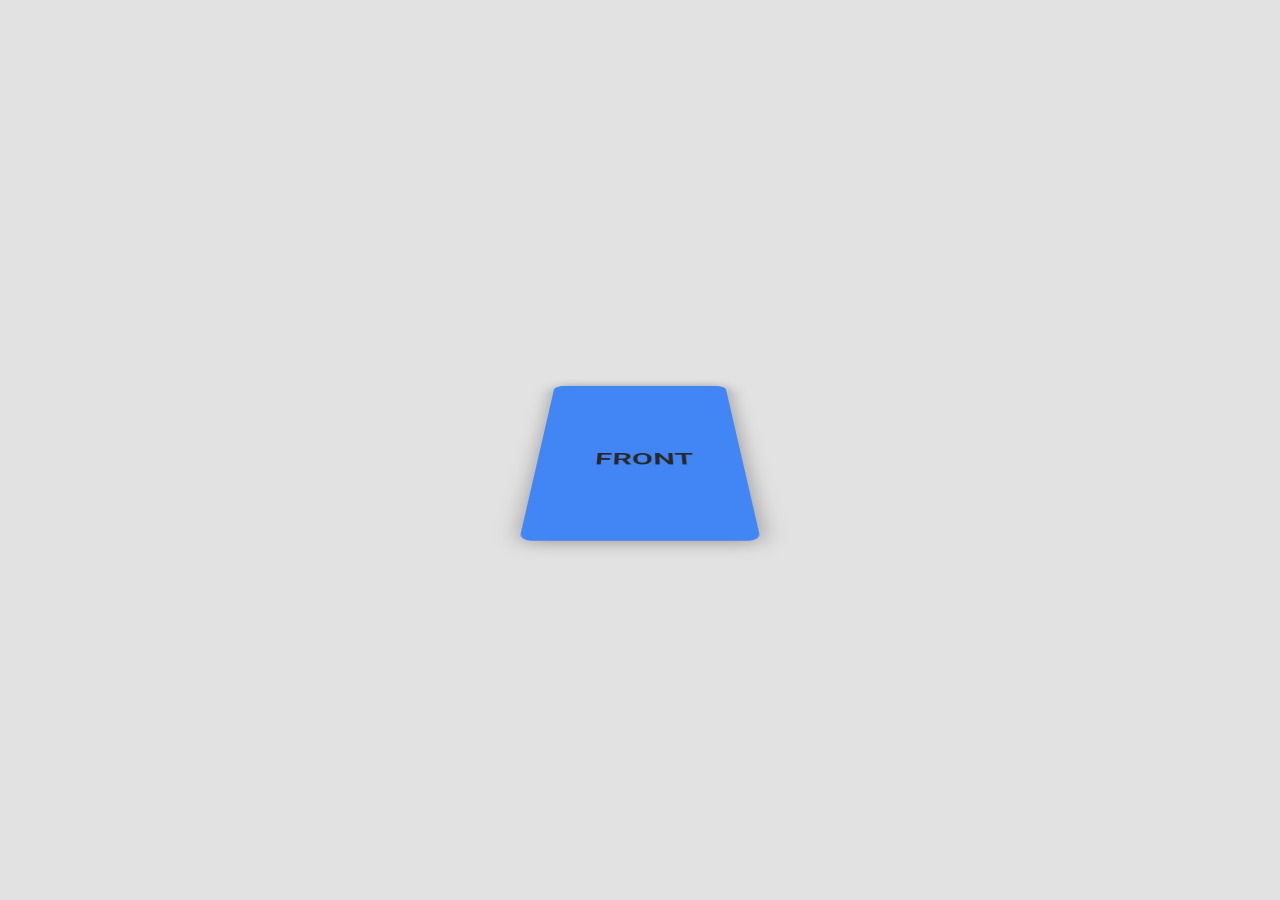
<file: Flip a card v.2/index.html>
<!DOCTYPE html>
<html lang="en">
  <head>
    <meta charset="UTF-8" />
    <meta http-equiv="X-UA-Compatible" content="IE=edge" />
    <meta name="viewport" content="width=device-width, initial-scale=1.0" />
    <link rel="stylesheet" href="style.css" type="text/css" />
    <title>Flip a card</title>
  </head>
  <body>
    <div class="wrapper">
      <article class="card"></article>
    </div>
  </body>
</html>
</file>
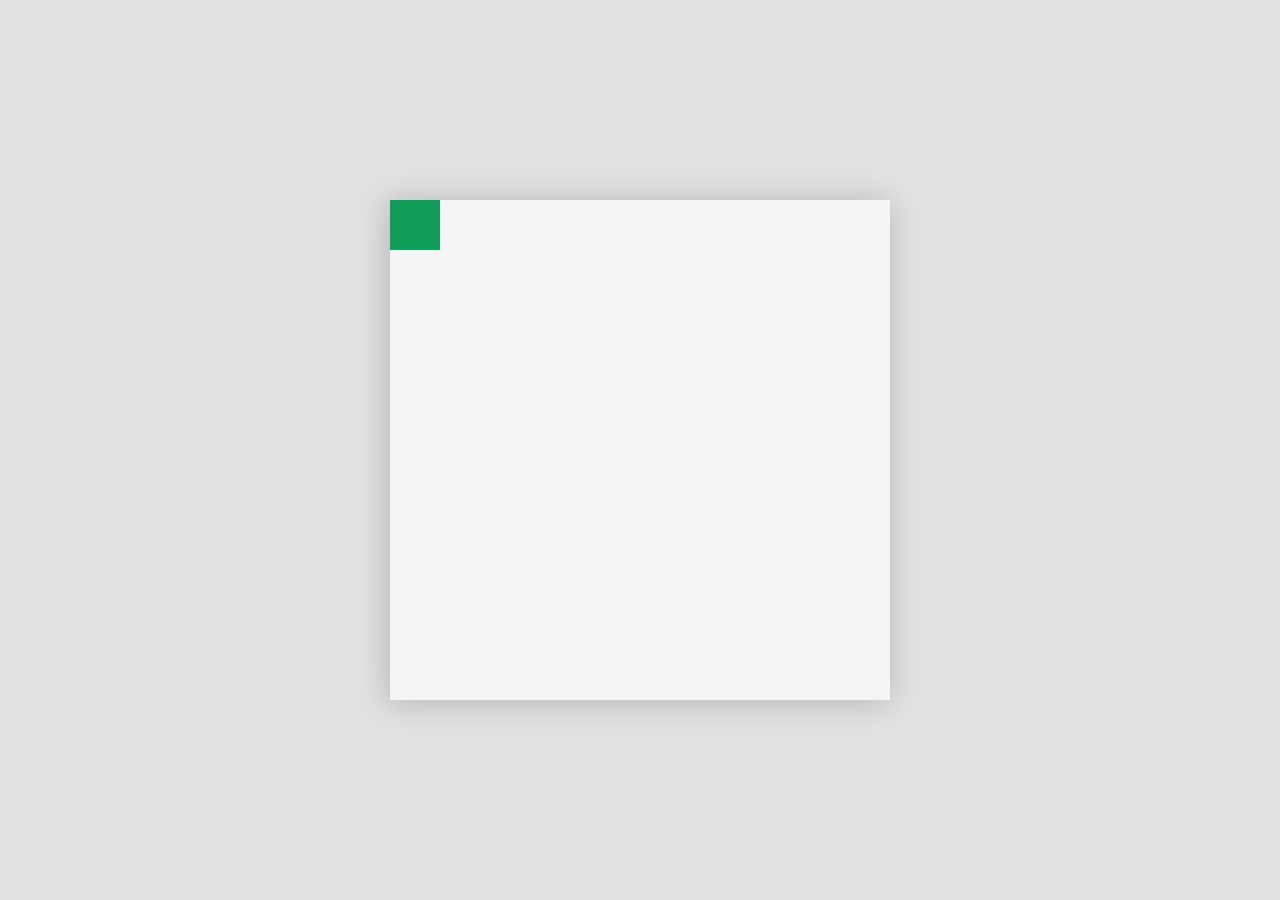
<file: Four corners/index.html>
<!DOCTYPE html>
<html lang="en">
  <head>
    <meta charset="UTF-8" />
    <meta http-equiv="X-UA-Compatible" content="IE=edge" />
    <meta name="viewport" content="width=device-width, initial-scale=1.0" />
    <link rel="stylesheet" href="style.css" type="text/css" />
    <title>Four corners</title>
  </head>
  <body>
    <article class="outer-square">
      <section class="inner-square"></section>
    </article>
  </body>
</html>
</file>
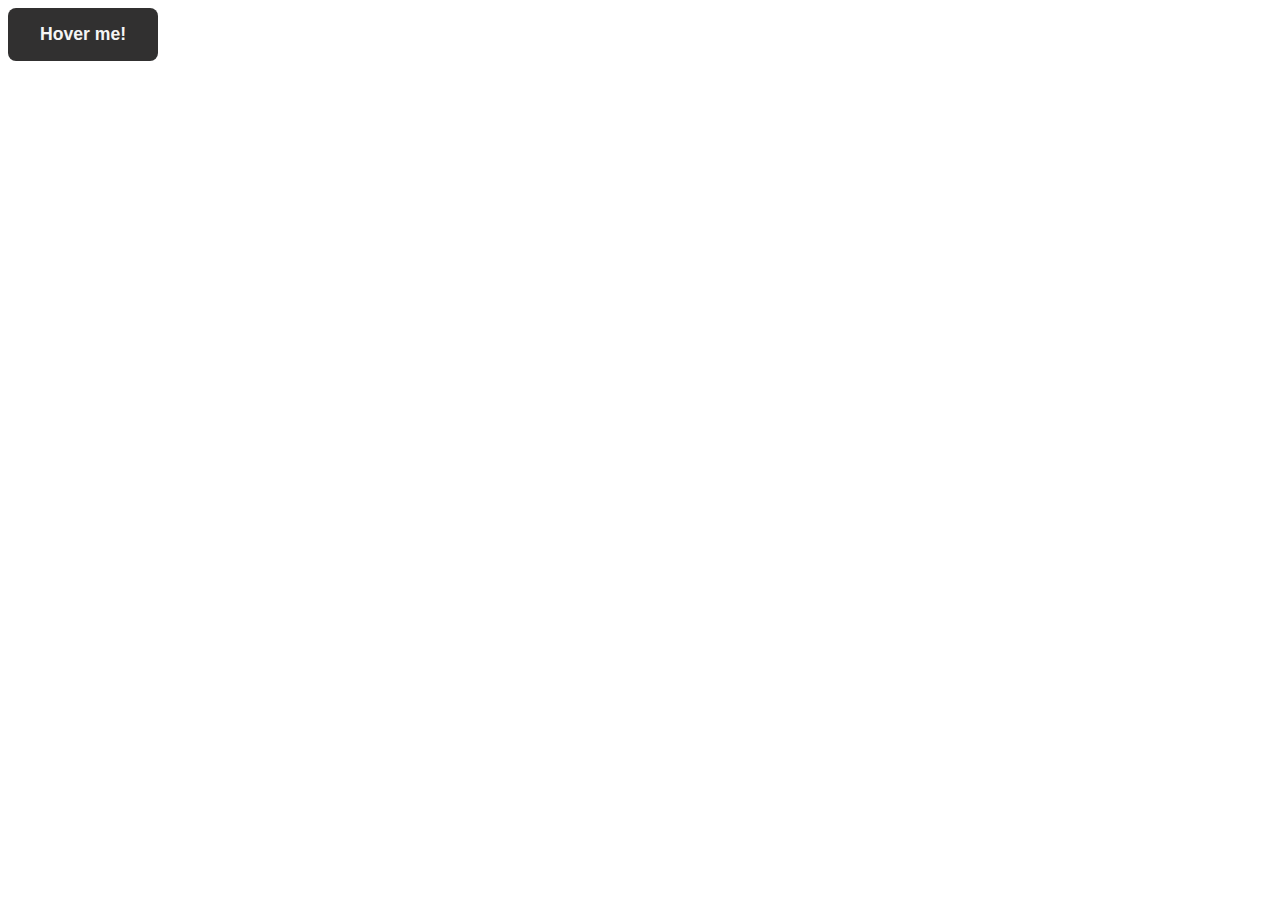
<file: Hover Button/index.html>
<!DOCTYPE html>
<html lang="en">
  <head>
    <meta charset="UTF-8" />
    <meta http-equiv="X-UA-Compatible" content="IE=edge" />
    <meta name="viewport" content="width=device-width, initial-scale=1.0" />
    <link rel="stylesheet" href="style.css" />
    <title>Hover Button</title>
  </head>
  <body>
    <button class="btn">Hover me!</button>
  </body>
</html>
</file>
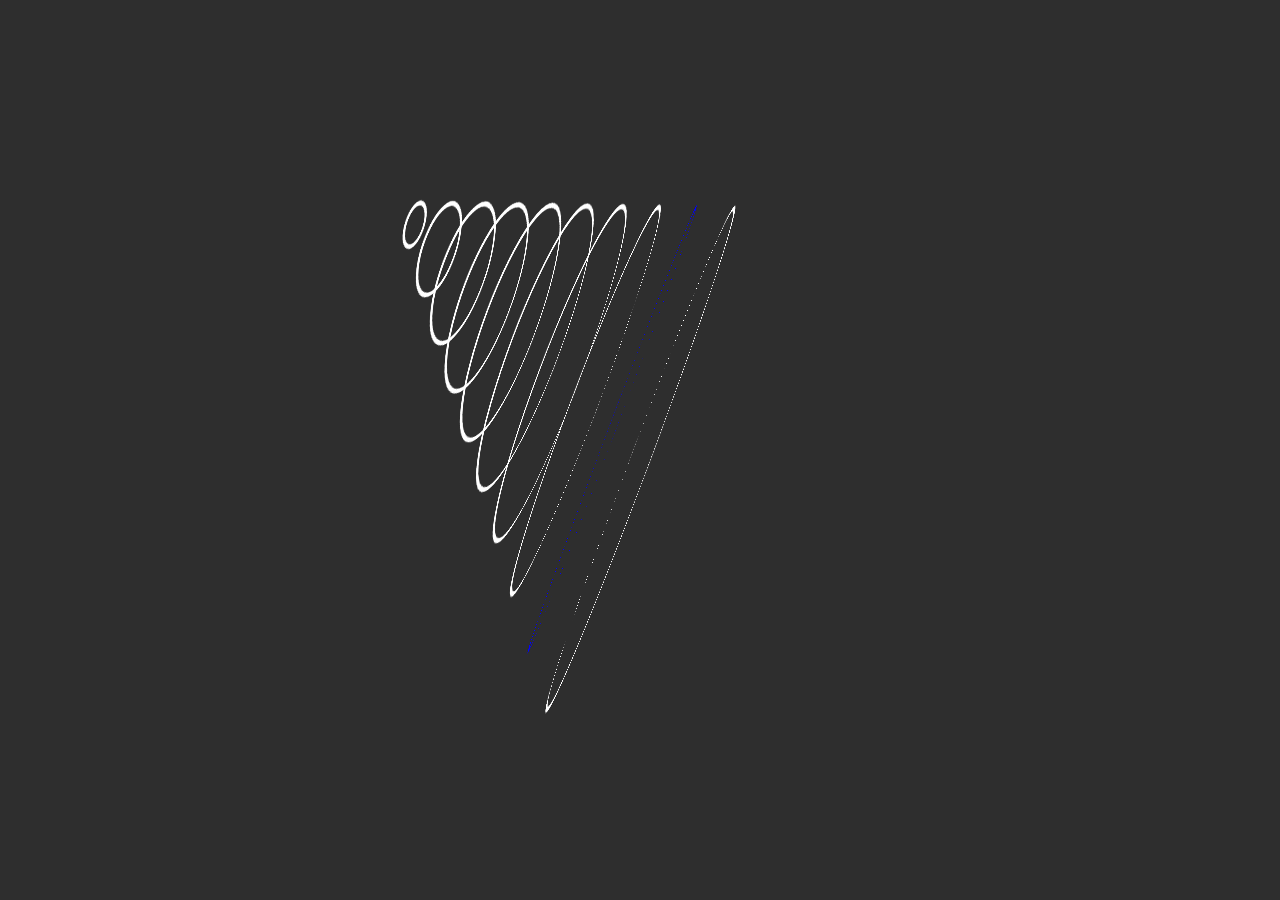
<file: Organic/index.html>
<!DOCTYPE html>
<html lang="en">
  <head>
    <meta charset="UTF-8" />
    <meta http-equiv="X-UA-Compatible" content="IE=edge" />
    <meta name="viewport" content="width=device-width, initial-scale=1.0" />
    <link rel="stylesheet" href="style.css" type="text/css" />
    <title>Organic</title>
  </head>
  <body>
    <article class="scene">
      <section class="circle circle-1"></section>
      <section class="circle circle-2"></section>
      <section class="circle circle-3"></section>
      <section class="circle circle-4"></section>
      <section class="circle circle-5"></section>
      <section class="circle circle-6"></section>
      <section class="circle circle-7"></section>
      <section class="circle circle-8"></section>
      <section class="circle circle-9"></section>
      <section class="circle circle-10"></section>
    </article>
  </body>
</html>
</file>
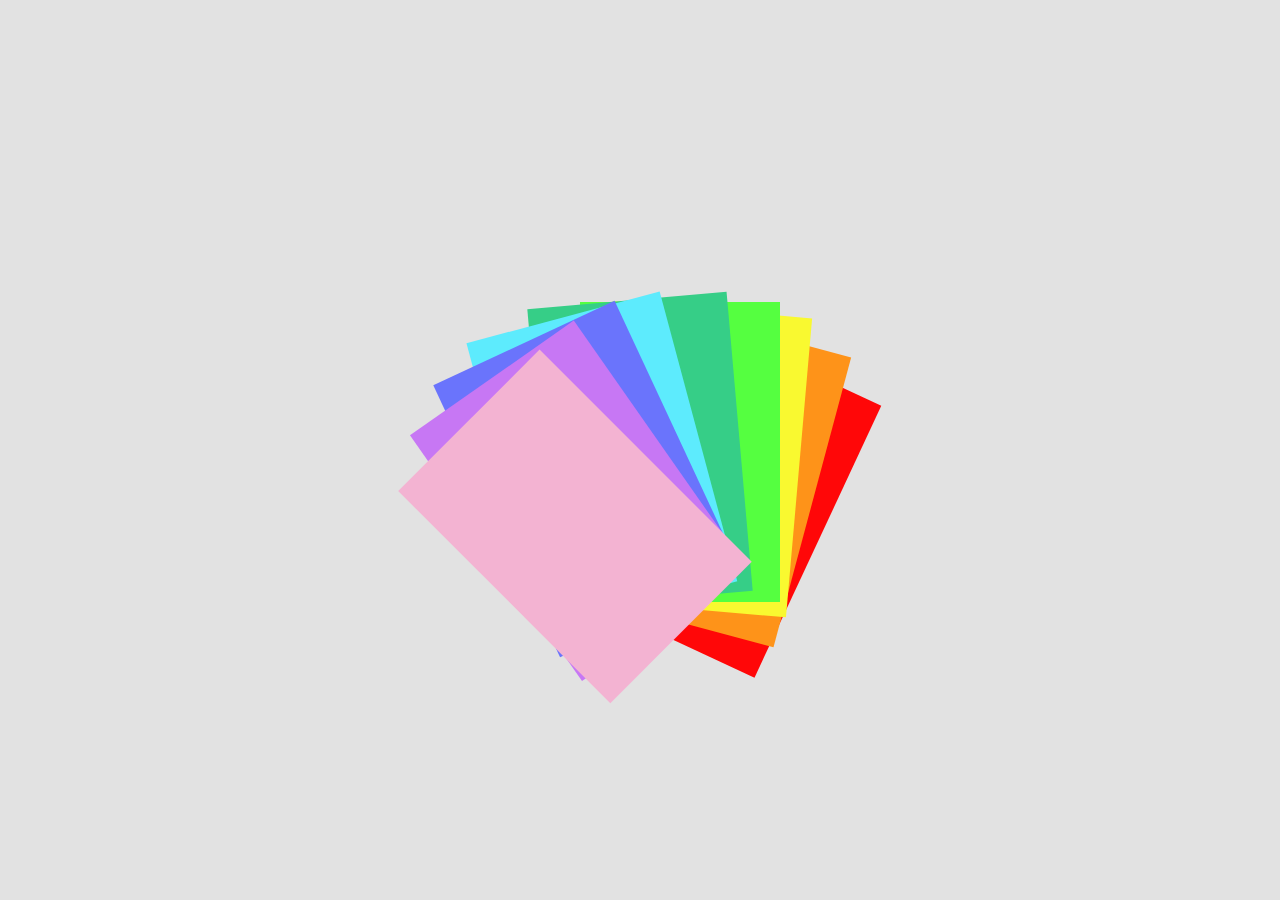
<file: Pride cards/index.html>
<!DOCTYPE html>
<html lang="en">
  <head>
    <meta charset="UTF-8" />
    <meta http-equiv="X-UA-Compatible" content="IE=edge" />
    <meta name="viewport" content="width=device-width, initial-scale=1.0" />
    <link rel="stylesheet" href="style.css" type="text/css" />
    <title>Pride cards</title>
  </head>
  <body>
    <section class="cards">
      <article class="card card-1"></article>
      <article class="card card-2"></article>
      <article class="card card-3"></article>
      <article class="card card-4"></article>
      <article class="card card-5"></article>
      <article class="card card-6"></article>
      <article class="card card-7"></article>
      <article class="card card-8"></article>
      <article class="card card-9"></article>
    </section>
  </body>
</html>
</file>
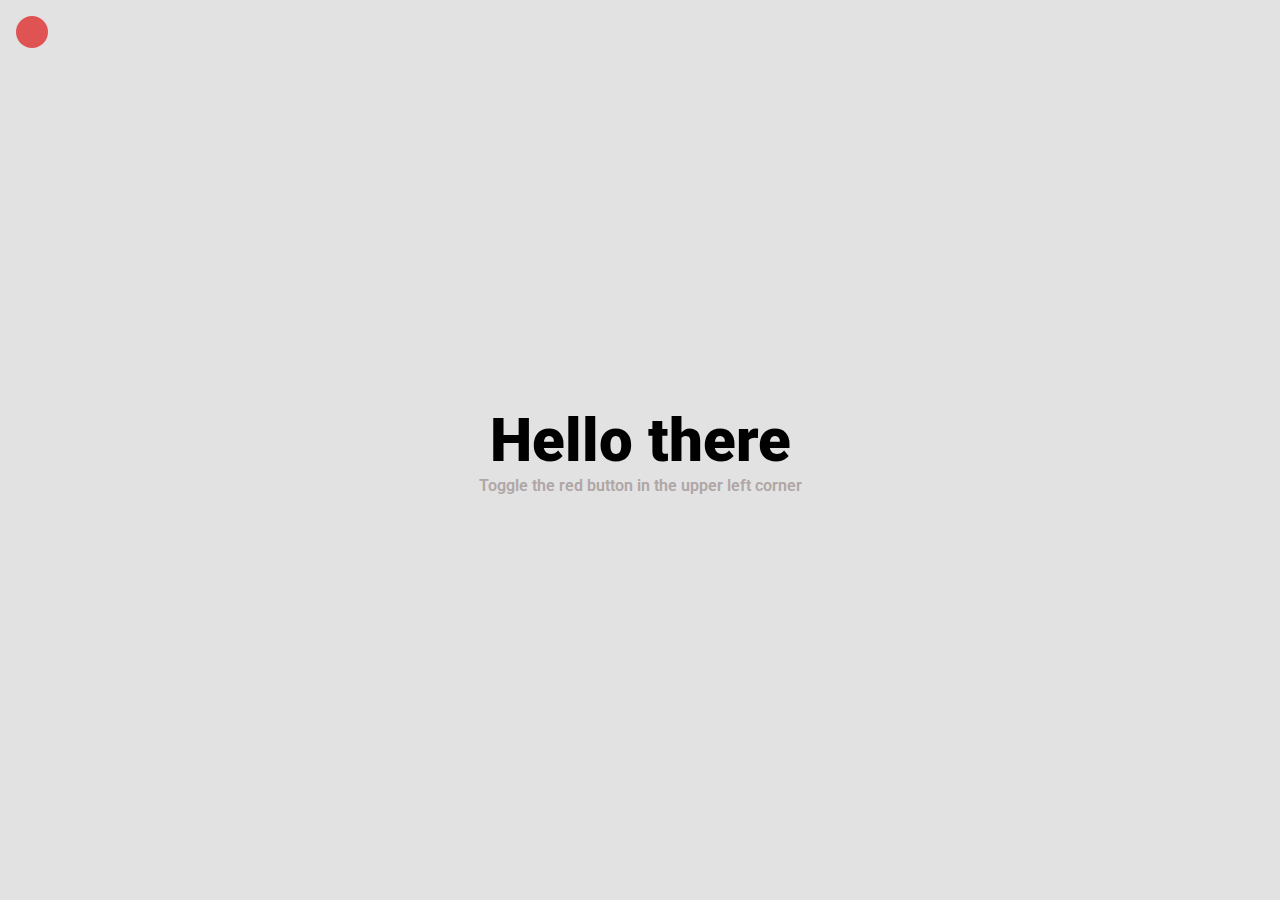
<file: Slide in menu/index.html>
<!DOCTYPE html>
<html lang="en">
  <head>
    <meta charset="UTF-8" />
    <meta http-equiv="X-UA-Compatible" content="IE=edge" />
    <meta name="viewport" content="width=device-width, initial-scale=1.0" />
    <link rel="stylesheet" href="style.css" />
    <title>Slide in menu</title>
  </head>

  <body>
    <main class="wrapper">
      <button class="toggle"></button>
      <nav class="menu">
        <ul class="menu__list">
          <li custom-attr="01">
            <h3>Home</h3>
            <p>Lorem ipsum dolor sit amet consectetur.</p>
          </li>
          <li custom-attr="02">
            <h3>What we do</h3>
            <p>Lorem ipsum dolor sit amet consectetur adipisicing elit.</p>
          </li>
          <li custom-attr="03">
            <h3>Who we are</h3>
            <p>
              Lorem ipsum dolor sit amet consectetur, adipisicing elit. Ipsa
              facere rerum soluta?
            </p>
          </li>
          <li custom-attr="04">
            <h3>Contact</h3>
            <p>
              Lorem ipsum, dolor sit amet consectetur adipisicing elit.
              Voluptate, at nihil!
            </p>
          </li>
        </ul>
      </nav>

      <section class="text">
        <h1>Hello there</h1>
        <p>Toggle the red button in the upper left corner</p>
      </section>
    </main>

    <script>
      document.querySelector(".toggle").addEventListener("click", (e) => {
        document.querySelector("nav").classList.toggle("open");
      });
    </script>
  </body>
</html>
</file>
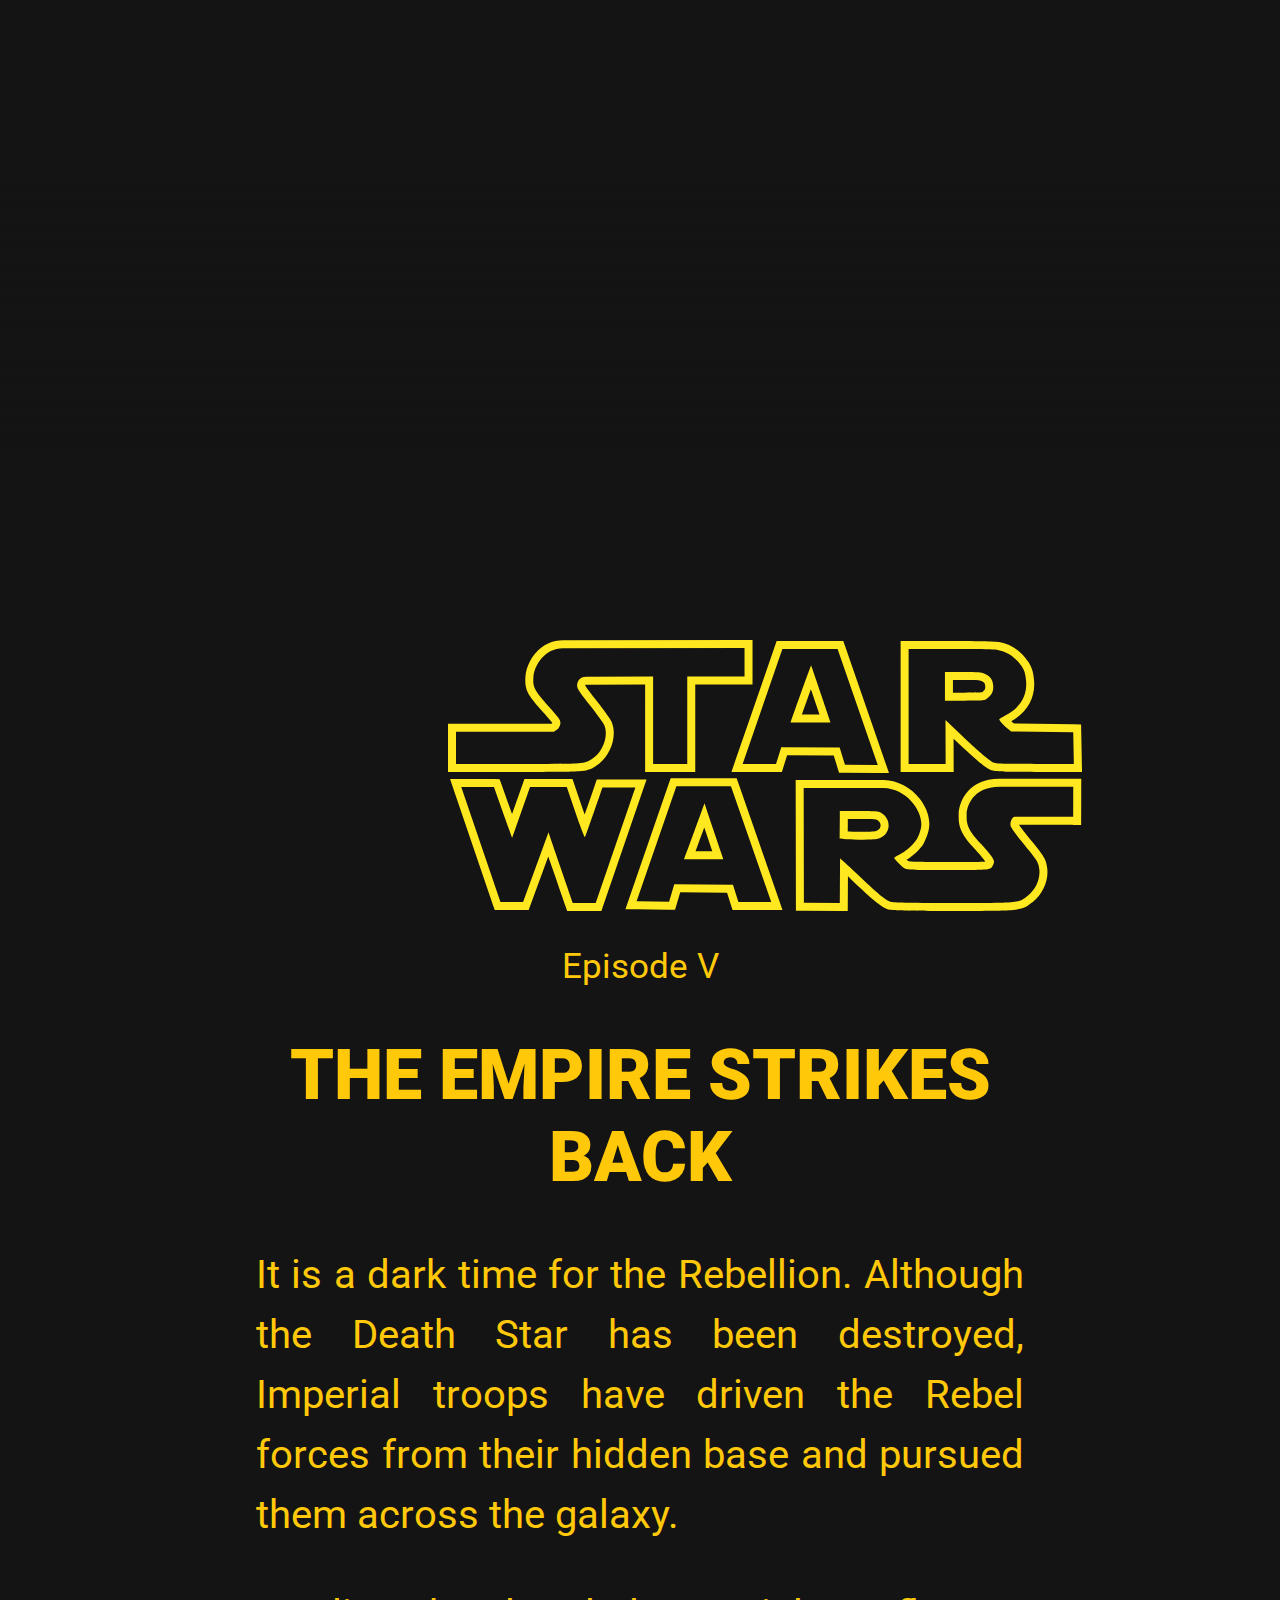
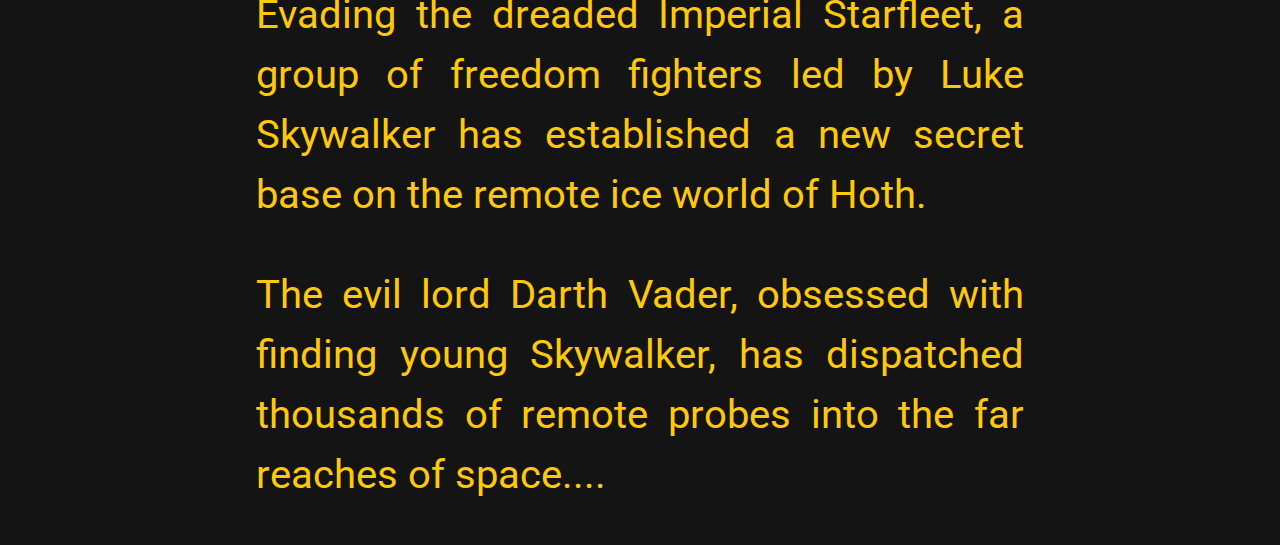
<file: Starwars Crawler/index.html>
<!DOCTYPE html>
<html lang="en">
  <head>
    <meta charset="UTF-8" />
    <meta http-equiv="X-UA-Compatible" content="IE=edge" />
    <meta name="viewport" content="width=device-width, initial-scale=1.0" />
    <link rel="stylesheet" href="style.css" type="text/css" />
    <title>Starwars Crawler</title>
  </head>
  <body>
    <div class="wrapper">
      <article class="scroll-text">
        <img src="images/Star_Wars_Yellow_Logo.svg" alt="" />
        <h2>Episode V</h2>
        <h1>THE EMPIRE STRIKES BACK</h1>
        <h3>
          It is a dark time for the Rebellion. Although the Death Star has been
          destroyed, Imperial troops have driven the Rebel forces from their
          hidden base and pursued them across the galaxy.
        </h3>

        <h3>
          Evading the dreaded Imperial Starfleet, a group of freedom fighters
          led by Luke Skywalker has established a new secret base on the remote
          ice world of Hoth.
        </h3>

        <h3>
          The evil lord Darth Vader, obsessed with finding young Skywalker, has
          dispatched thousands of remote probes into the far reaches of
          space....
        </h3>
      </article>
    </div>
  </body>
</html>
</file>
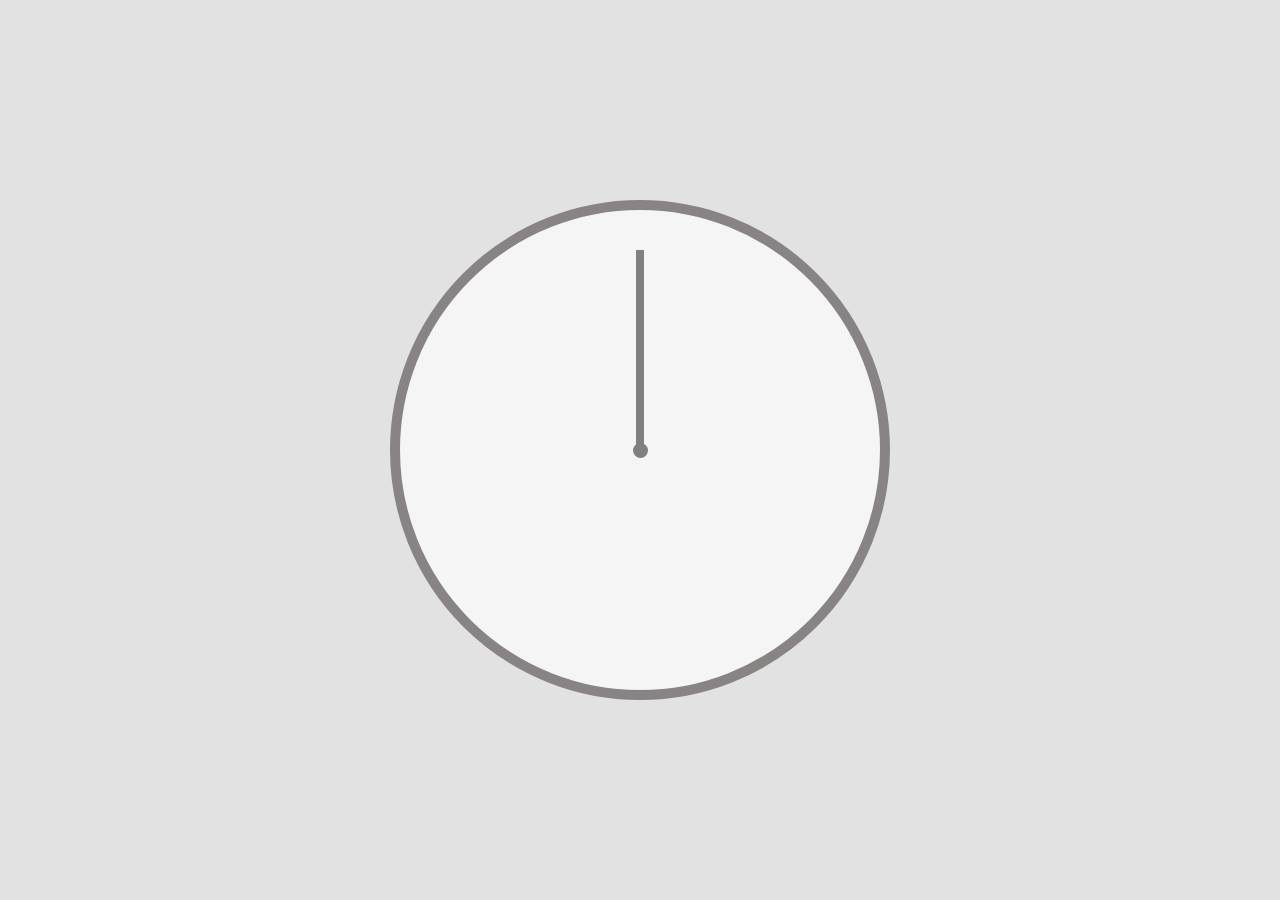
<file: Stopwatch/index.html>
<!DOCTYPE html>
<html lang="en">
  <head>
    <meta charset="UTF-8" />
    <meta http-equiv="X-UA-Compatible" content="IE=edge" />
    <meta name="viewport" content="width=device-width, initial-scale=1.0" />
    <link rel="stylesheet" href="style.css" type="text/css" />
    <title>Stopwatch</title>
  </head>
  <body>
    <article class="watch">
      <section class="watch__pointer"></section>
      <section class="watch__second"></section>
      <section class="watch__minute"></section>
    </article>
  </body>
</html>
</file>
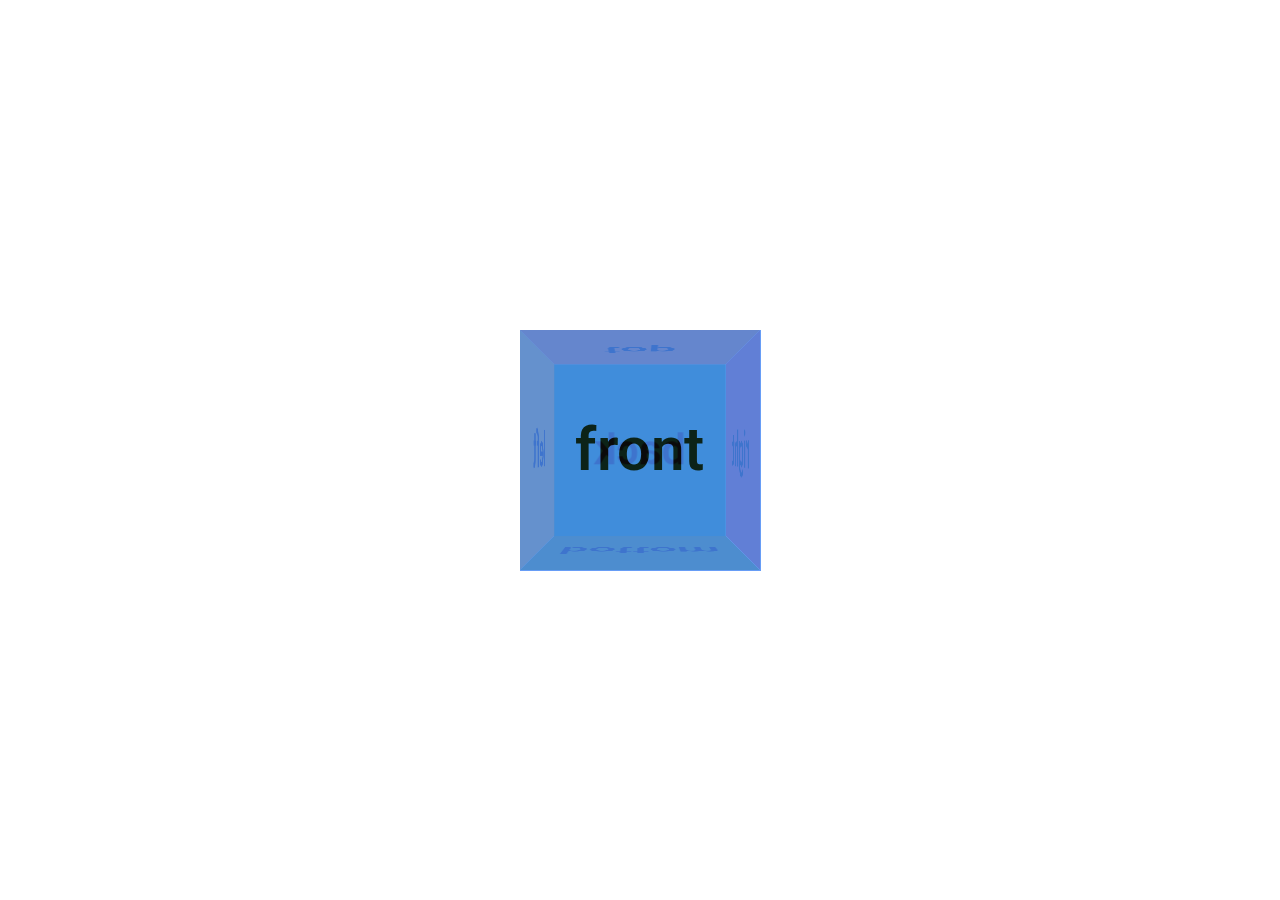
<file: The cube/index.html>
<!DOCTYPE html>
<html lang="en">
  <head>
    <meta charset="UTF-8" />
    <meta http-equiv="X-UA-Compatible" content="IE=edge" />
    <meta name="viewport" content="width=device-width, initial-scale=1.0" />
    <link rel="stylesheet" href="style.css" type="text/css" />
    <title>The Cube</title>
  </head>
  <body>
    <div class="scene">
      <article class="cube">
        <section class="cube__side cube__front">front</section>
        <section class="cube__side cube__back">back</section>
        <section class="cube__side cube__left">left</section>
        <section class="cube__side cube__right">right</section>
        <section class="cube__side cube__top">top</section>
        <section class="cube__side cube__bottom">bottom</section>
      </article>
    </div>
  </body>
</html>
</file>
<file: Flip a card v.2/style.css>
@import url('https://fonts.googleapis.com/css2?family=Roboto:wght@400;500;700&display=swap');
* {
    box-sizing: border-box;
    margin: 0;
}

body {
    width: 100vw;
    height: 100vh;
    font-family: 'Roboto';
    background-color: #e2e2e2;
    display: flex;
    justify-content: center;
    align-items: center;
    perspective: 750px;
    perspective-origin: 50%;
}

.wrapper {
    position: relative;
    transform-style: preserve-3d;
}

.card {
    width: 200px;
    height: 300px;
    background-color: #4285F4;
    border-radius: 10px;
    transform: rotateX(60deg);
    box-shadow: 1px 1px 22px rgb(150, 146, 146);
}

.card::before {
    content: "front";
    position: absolute;
    top: 50%;
    left: 28%;
    color: rgb(40, 40, 40);
    font-size: 30px;
    font-weight: 600;
    text-transform: uppercase; 
}

.card::after {
    content: "back";
    position: absolute;
    top: 50%;
    left: 28%;
    color: rgb(40, 40, 40);
    font-size: 30px;
    font-weight: 600;
    text-transform: uppercase;
    opacity: 0;
    transform: rotateY(180deg);
}

.wrapper:hover .card {
    animation:  lift-card 2s ease-in-out forwards, 
                flip-card 2s 2s ease-in-out forwards, 
                card-color 2s 2s step-end forwards,
                lift-card 2s 8s ease-in-out reverse forwards,
                flip-card 2s 6s ease-in-out reverse,
                card-color 2s 6s step-end reverse forwards;
}

.wrapper:hover .card::before {
    animation:  hide 2s 1s step-end forwards,
                show 2s 5s step-end forwards;
}
.wrapper:hover .card::after {
    animation:  show 2s 1s step-end forwards,
                hide 2s 5s step-end forwards;
}


@keyframes lift-card {
    from {
        transform: translateY(0) translateZ(0) rotateX(60deg);
    }
    to {
        transform: translateY(-100px) translateZ(100px) rotateX(0);
    }
}

@keyframes flip-card {
    from {
        transform: translateY(-100px) translateZ(100px) rotateY(0);
    }
    to {
        transform: translateY(-100px) translateZ(100px) rotateY(-180deg);
    }
}

@keyframes card-color {
    0% {
        background-color: #4285F4;
    }
    49% {
        background-color: #4285F4;
    }
    50% {
        background-color: #F4B400;
    }
    100% {
        background-color: #F4B400;
    }
}

@keyframes hide {
    from {
        opacity: 1;
    }
    to {
        opacity: 0;
    }
}

@keyframes show {
    from {
        opacity: 0;
    }
    to {
        opacity: 1;
    }
}
</file>
<file: Four corners/style.css>
* {
    box-sizing: border-box;
    margin: 0;
}

body {
    width: 100vw;
    height: 100vh;
    background-color: #e2e2e2;
    display: flex;
    justify-content: center;
    align-items: center;
}

.outer-square {
    width: 500px;
    height: 500px;
    background-color: whitesmoke;
    box-shadow: -2px 2px 30px rgb(181, 177, 177);
}

.inner-square {
    width: 50px;
    height: 50px;
    background-color: #0F9D58;
    animation: move 5s ease infinite, square-color 5s step-end infinite;
}

@keyframes move {
    0% {
        transform: translate(0, 0);
    }
    25% {
        transform: translate(450px, 0);
    }
    50% {
        transform: translate(450px, 450px);
    }
    75% {
        transform: translate(0, 450px);
    }
    100% {
        transform: translate(0, 0);
    }
}

@keyframes square-color {
    0% {
        background-color: #0F9D58;
    }
    25% {
        background-color: #F4B400;
    }
    50% {
        background-color: #DB4437;
    }
    75% {
        background-color: #4285F4;
    }
    100% {
        background-color: #0F9D58;
    }
}
</file>
<file: Hover Button/style.css>
.btn {
    background-color: rgb(49, 48, 48);
    color: whitesmoke;
    font-size: 1.1rem;
    font-weight: 600;
    padding: 1rem 2rem;
    border: none;
    border-radius: 8px;
    transition: all 0.5s linear;
}

.btn:hover {
    background-color: rgb(221, 17, 17);
    padding: 2rem 4rem;
    box-shadow: 2px 2px 8px rgb(172, 169, 169);
}
</file>
<file: Organic/style.css>
* {
    box-sizing: border-box;
    margin: 0;
}

body {
    width: 100vw;
    height: 100vh;
    background-color: #2e2e2e;
    display: flex;
    justify-content: center;
    align-items: center;
}

.scene {
    width: 500px;
    height: 500px;
    perspective: 650px;
    perspective-origin: 80%;
    position: relative;

}

.circle {
    border: 5px solid white;
    border-radius: 50%;
    position: absolute;
    /* transform-style: preserve-3d; */
}

.circle-1 {
    width: 100%;
    height: 100%;
    transform: rotateY(-75deg) rotateX(20deg) translateZ(0);
    /* animation: move 6s linear infinite; */
}

.circle-2 {
    width: 90%;
    height: 90%;
    transform: rotateY(-75deg) rotateX(20deg) translateZ(0);
    border-color: blue;
    /* animation: move 6s 0.1s linear infinite; */
}

.circle-3 {
    width: 80%;
    height: 80%;
    transform: rotateY(-75deg) rotateX(20deg) translateZ(0);
    animation: move 6s 0.2s linear infinite;
}

.circle-4 {
    width: 70%;
    height: 70%;
    transform: rotateY(-75deg) rotateX(20deg) translateZ(0);
    animation: move 6s 0.3s linear infinite;
}

.circle-5 {
    width: 60%;
    height: 60%;
    transform: rotateY(-75deg) rotateX(20deg) translateZ(0);
    animation: move 6s 0.4s linear infinite;
}

.circle-6 {
    width: 50%;
    height: 50%;
    transform: rotateY(-75deg) rotateX(20deg) translateZ(0);
    animation: move 6s 0.5s linear infinite;
}

.circle-7 {
    width: 40%;
    height: 40%;
    transform: rotateY(-75deg) rotateX(20deg) translateZ(0);
    animation: move 6s 0.6s linear infinite;
}

.circle-8 {
    width: 30%;
    height: 30%;
    transform: rotateY(-75deg) rotateX(20deg) translateZ(0);
    animation: move 6s 0.7s linear infinite;
}

.circle-9 {
    width: 20%;
    height: 20%;
    transform: rotateY(-75deg) rotateX(20deg) translateZ(0);
    animation: move 6s 0.8s linear infinite;
}

.circle-10 {
    width: 10%;
    height: 10%;
    transform: rotateY(-75deg) rotateX(20deg) translateZ(0);
    animation: move 6s 0.9s linear infinite;
}

@keyframes move {
    0% {
        transform: rotateY(-75deg) rotateX(20deg) translateZ(0);
    }
    25% {
        transform: rotateY(-75deg) rotateX(20deg) translateZ(-200px);
    }
    50% {
        transform: rotateY(-75deg) rotateX(20deg) translate(0);
    }
    75% {
        transform: rotateY(-75deg) rotateX(20deg) translateZ(200px);
    }
    100% {
        transform: rotateY(-75deg) rotateX(20deg) translateZ(0);
    }
}
</file>
<file: Pride cards/style.css>
* {
    box-sizing: border-box;
    margin: 0;
}

body {
    width: 100vw;
    height: 100vh;
}

.cards {
    min-height: 100%;
    background-color: #e2e2e2;
    display: flex;
    flex-direction: column;
    justify-content: center;
    align-items: center;
    position: relative;
}

.card {
    width: 200px;
    height: 300px;
    position: absolute;
    transition: transform 1.5s linear;
}

.card-1 {
    background-color: #F3B3D2;
    z-index: 9;
}
.cards:hover .card-1 {
    transform: rotate(-45deg) translate(-100px, 8px);

}

.card-2 {
    background-color: #C777F4;
    z-index: 8;
    
}
.cards:hover .card-2 {
    transform: rotate(-35deg) translate(-80px, 6px);
}

.card-3 {
    background-color: #6A74FC;
    z-index: 7;
}
.cards:hover .card-3 {
    transform: rotate(-25deg) translate(-60px, 4px);
}

.card-4 {
    background-color: #5DEBFD;
    z-index: 6;
}
.cards:hover .card-4 {
    transform: rotate(-15deg) translate(-40px, 2px);
}

.card-5 {
    background-color: #36CE87;
    z-index: 5;
}
.cards:hover .card-5 {
    transform: rotate(-5deg) translate(0, 0);
}

.card-6 {
    background-color: #55FF40;
    z-index: 4;
}
.cards:hover .card-6 {
    transform: rotate(0) translate(40px, 2px);
}

.card-7 {
    background-color: #F9F930;
    z-index: 3;
}
.cards:hover .card-7 {
    transform: rotate(5deg) translate(60px, 4px);
}

.card-8 {
    background-color: #FE9319;
    z-index: 2;
}
.cards:hover .card-8 {
    transform: rotate(15deg) translate(80px, 6px);
}

.card-9 {
    background-color: #FF0708;
    z-index: 1;
}
.cards:hover .card-9 {
    transform: rotate(25deg) translate(100px, 8px);
}
</file>
<file: Slide in menu/style.css>
@import url('https://fonts.googleapis.com/css2?family=Roboto:wght@400;500;700&display=swap');
* {
    box-sizing: border-box;
    margin: 0;
}

body {
    width: 100vw;
    height: 100vh;
}

h1 {
    font-size: 60px;
    font-weight: 900;
}

h3 {
    font-size: 1.6rem;
    font-weight: 900;
    color: #FAFAFA;
    margin-bottom: 1rem;
}

p {
    font-weight: 600;
    color: rgb(175, 166, 166);
}

.wrapper {
    max-width: 90rem;
    height: 100%;
    background-color: #e2e2e2;
    font-family: 'Roboto', sans-serif;
    display: flex;
    justify-content: center;
    align-items: center;
}

.toggle {
    padding: 1rem;
    border-radius: 50%;
    border: none;
    background-color: #DF5352;
    position: absolute;
    top: 1rem;
    left: 1rem;
    z-index: 1;
}

.menu {
    width: 30%;
    height: 100%;
    color: rgb(175, 166, 166);
    background-color: #222222;
    padding: 5rem 1.5rem 1.5rem 1.5rem;
    position: absolute;
    top: 0;
    left: 0;
    transform: translateX(-100%);
    transition: transform 1s;
}

.menu.open {
    transform: translateX(0);
    transition: transform 1s;
}

.menu__list {
    display: flex;
    flex-direction: column;
    gap: 1.5rem;
    list-style-type: none;
}

.menu__list li::marker {
    content:attr(custom-attr); /*marker motsvarar punkten i listan denna ersätter 
    vi med innehållet på vårt nya attribut som vi skapade i html.*/ 
    font-weight: 600;
}

.menu__list li {
    padding-left: 1.5rem;
    margin-bottom: 1.5rem;
}

nav li:nth-child(1) {
    transform: translateX(-100%);
    transition: transform 1.4s;
}
nav.open ul li:nth-child(1) {
    transform: translateX(0);
}  

nav ul li:nth-child(2) {
    transform: translateX(-100%);
    transition: transform 1.6s;
}
nav.open ul li:nth-child(2) {
    transform: translateX(0);
}  

nav ul li:nth-child(3) {
    transform: translateX(-100%);
    transition: transform 1.8s;
}
nav.open ul li:nth-child(3) {
    transform: translateX(0);
}  

nav ul li:nth-child(4) {
    transform: translateX(-100%);
    transition: transform 2s;
}
nav.open ul li:nth-child(4) {
    transform: translateX(0);
}  

.text {
    text-align: center;
}
</file>
<file: Starwars Crawler/style.css>
@import url('https://fonts.googleapis.com/css2?family=Roboto:wght@400;500;700&display=swap');
* {
    box-sizing: border-box;
}

body {
    background-color: rgba(20,20,20,1);
    overflow: hidden; /*för att man inte ska kunna skrolla i texten*/
    font-family: 'Roboto';
    margin: 50% 0 0 0; /*för att trycka ner texten*/
    position: relative;
}

body::after { /*Får texten att fadea ut i slutet*/
    content: '';
    position: fixed;
    top: 0;
    width: 100%;
    height: 50%;
    background: linear-gradient(180deg, rgba(20,20,20,1) 40%, rgba(20,20,20,0) 100%);
}

h1, h2 {
    text-align: center;
}

h1 {
    font-size: 4.4rem;
    font-weight: 900;
}

h2 {
    font-size: 2.2rem;
    font-weight: 400;
}

h3 {
    font-size: 2.5rem;
    font-weight: 400;
    line-height: 150%;
}

.wrapper {
    display: flex;
    height: 100%;
    width: 60%;
    margin: 0 auto;
    perspective: 850px; /*Ger texten lutning, lite lutning går texten mer rakt innåt.*/
}

.scroll-text {
    color: #ffc909;
    text-align: justify;
    position: relative;
    animation: scroll 60s linear forwards; /*forwards så att det inte återupprepar*/
}

img {
    /* margin-left: 50%;
    margin-bottom: 4rem; */
    margin-left: 25%;
}

@keyframes scroll {
    from {
        top: 0;
        transform: translatez(0) rotateX(20deg);
    }

    to {
        top:-7500px;
        transform: translateZ(-2500px) rotateX(21deg);
    }
}
</file>
<file: Stopwatch/style.css>
* {
    box-sizing: border-box;
    margin: 0;
}

body {
    width: 100vw;
    height: 100vh;
    background-color: #e2e2e2;
    display: flex;
    justify-content: center;
    align-items: center;
}

.watch {
    width: 500px;
    height: 500px;
    background-color: whitesmoke;
    border-radius: 50%;
    border: 10px solid rgb(137, 132, 132);
    position: relative;
    display: flex;
    justify-content: center;
    align-items: center;
}

.watch__pointer {
    width: 15px;
    height: 15px;
    background-color: grey;
    border-radius: 50%;
    position: absolute;
    z-index: 1;
}

.watch__second {
    width: 6px;
    height: 150px;
    background-color: red;
    position: absolute;
    bottom: 50%;
    left: 50%-3px;
    transform-origin: bottom;
    animation: seconds 6s linear infinite;
}

.watch__minute {
    width: 8px;
    height: 200px;
    background-color: grey;
    position: absolute;
    bottom: 50%;
    left: 50%-4px;
    transform-origin: bottom;
    animation: minutes 360s steps(60,end) infinite;
}

@keyframes seconds {
    from {
        transform: rotate(0);
    }
    to {
        transform: rotate(360deg);
    }
}

@keyframes minutes {
    from {
        transform: rotate(0);
    }
    to {
        transform: rotate(360deg);
    }
}
</file>
<file: The cube/style.css>
@import url('https://fonts.googleapis.com/css2?family=Roboto:wght@400;500;700&display=swap');
* {
    box-sizing: border-box;
    margin: 0;
}

body {
    width: 100vw;
    height: 100vh;
    display: flex;
    justify-content: center;
    align-items: center;
}

.scene {
    width: 200px;
    height: 200px;
    perspective: 600px;
}

.cube {
    width: 100%;
    height: 100%;
    position: relative;
    transform-style: preserve-3d;
    transform: rotate(0);
    animation: rotate-cube 10s linear infinite;
}

.cube__side {
    width: 100%;
    height: 100%;
    position: absolute;
    opacity: 0.8;
    display: flex;
    justify-content: center;
    align-items: center;
    font-size: 50px;
    font-family: 'roboto';
    font-weight: 600;
}

.cube__front {
    transform: translateZ(100px);
    background-color: #4285f4;
}

.cube__right {
    transform: rotateY(90deg) translateZ(100px);
    background-color: #DB4437;
}

.cube__left {
    transform: rotateY(-90deg) translateZ(100px);
    background-color: #F4B400;
}

.cube__back {
    transform: rotateY(180deg) translateZ(100px);
    background-color: #0F9D58;
}

.cube__top {
    transform: rotateX(90deg) translateZ(100px);
    background-color: #f47200;
}
.cube__bottom {
    transform: rotateX(-90deg) translateZ(100px);
    background-color:  #5d9d0f;
}

@keyframes rotate-cube {
    from {
        transform: rotate(0);
    }

    to {
        transform: rotateX(360deg) rotateY(360deg);
    }
}
</file>
